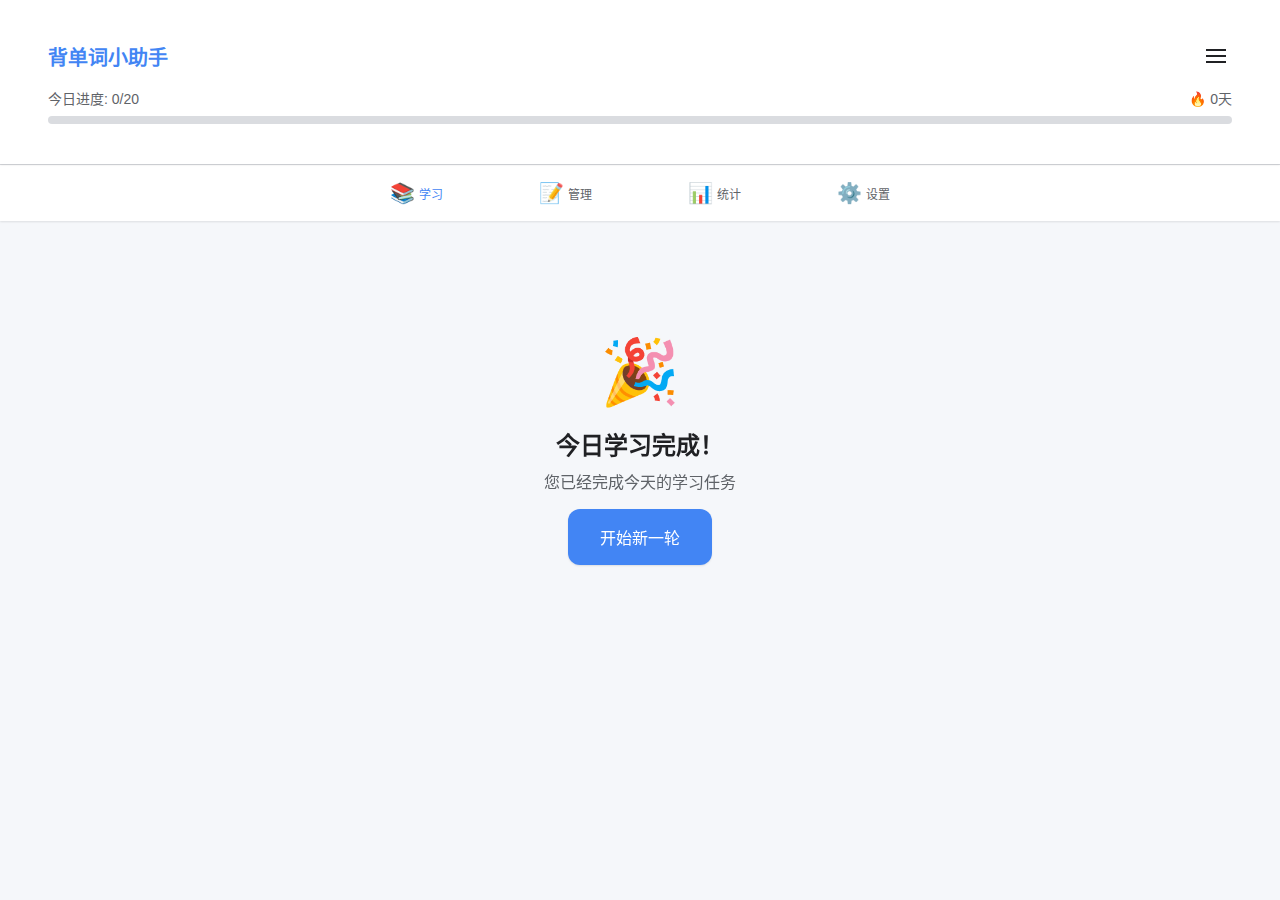
<file: index.html>
<!DOCTYPE html>
<html lang="zh-CN">
<head>
    <meta charset="UTF-8">
    <meta name="viewport" content="width=device-width, initial-scale=1.0, user-scalable=no, maximum-scale=1.0">
    <meta name="theme-color" content="#4285F4">
    <meta name="apple-mobile-web-app-capable" content="yes">
    <meta name="apple-mobile-web-app-status-bar-style" content="default">
    <meta name="apple-mobile-web-app-title" content="背单词">
    <title>背单词小助手</title>
    
    <!-- PWA Manifest -->
    <link rel="manifest" href="/manifest.json">
    
    <!-- Icons -->
    <link rel="icon" type="image/png" sizes="192x192" href="/assets/icons/icon-192x192.png">
    <link rel="apple-touch-icon" href="/assets/icons/icon-192x192.png">
    
    <!-- Styles -->
    <link rel="stylesheet" href="/css/style.css">
</head>
<body>
    <div id="app">
        <!-- Header -->
        <header class="app-header">
            <div class="header-content">
                <h1 class="app-title">背单词小助手</h1>
                <button id="menuBtn" class="menu-btn" aria-label="菜单">
                    <span></span>
                    <span></span>
                    <span></span>
                </button>
            </div>
            <div class="progress-bar">
                <div class="progress-info">
                    <span id="progressText">今日进度: 0/0</span>
                    <span id="streakText">🔥 0天</span>
                </div>
                <div class="progress-track">
                    <div id="progressFill" class="progress-fill"></div>
                </div>
            </div>
        </header>

        <!-- Navigation Menu -->
        <nav id="navMenu" class="nav-menu">
            <button class="nav-item active" data-page="learn">
                <span class="nav-icon">📚</span>
                <span class="nav-text">学习</span>
            </button>
            <button class="nav-item" data-page="manage">
                <span class="nav-icon">📝</span>
                <span class="nav-text">管理</span>
            </button>
            <button class="nav-item" data-page="stats">
                <span class="nav-icon">📊</span>
                <span class="nav-text">统计</span>
            </button>
            <button class="nav-item" data-page="settings">
                <span class="nav-icon">⚙️</span>
                <span class="nav-text">设置</span>
            </button>
        </nav>

        <!-- Main Content Area -->
        <main class="app-main">
            <!-- Learning Page -->
            <section id="learnPage" class="page active">
                <div class="card-container">
                    <div id="wordCard" class="word-card">
                        <div class="card-content">
                            <div id="cardFront" class="card-face card-front">
                                <p class="card-hint">点击查看答案</p>
                                <h2 id="wordEnglish" class="word-english">Welcome</h2>
                                <p class="card-number">
                                    <span id="currentIndex">1</span> / <span id="totalWords">1</span>
                                </p>
                            </div>
                            <div id="cardBack" class="card-face card-back">
                                <h3 id="wordChinese" class="word-chinese">欢迎</h3>
                                <p id="wordExample" class="word-example">Welcome to vocabulary learning app!</p>
                                <div class="word-info">
                                    <span id="reviewCount" class="review-badge">复习: 0次</span>
                                    <span id="accuracy" class="accuracy-badge">正确率: 0%</span>
                                </div>
                            </div>
                        </div>
                    </div>
                </div>
                
                <div class="action-buttons">
                    <button id="btnUnknown" class="btn btn-danger">
                        <span class="btn-icon">❌</span>
                        <span class="btn-text">不认识</span>
                    </button>
                    <button id="btnKnown" class="btn btn-success">
                        <span class="btn-icon">✅</span>
                        <span class="btn-text">认识</span>
                    </button>
                </div>

                <div id="emptyState" class="empty-state hidden">
                    <div class="empty-icon">🎉</div>
                    <h3>今日学习完成！</h3>
                    <p>您已经完成今天的学习任务</p>
                    <button class="btn btn-primary" onclick="location.reload()">开始新一轮</button>
                </div>
            </section>

            <!-- Management Page -->
            <section id="managePage" class="page hidden">
                <div class="manage-header">
                    <button id="addWordBtn" class="btn btn-primary">
                        <span class="btn-icon">➕</span>
                        <span class="btn-text">添加单词</span>
                    </button>
                    <div class="manage-actions">
                        <button id="syncBtn" class="btn btn-primary" title="智能同步">
                            <span class="btn-icon">🔄</span>
                            <span class="btn-text">同步</span>
                        </button>
                        <button id="uploadBtn" class="btn btn-secondary" title="上传到GitHub">
                            <span class="btn-icon">☁️</span>
                            <span class="btn-text">上传</span>
                        </button>
                        <button id="downloadBtn" class="btn btn-secondary" title="从GitHub下载">
                            <span class="btn-icon">📥</span>
                            <span class="btn-text">下载</span>
                        </button>
                        <button id="importBtn" class="btn btn-secondary">
                            <span class="btn-icon">📄</span>
                            <span class="btn-text">导入</span>
                        </button>
                        <button id="exportBtn" class="btn btn-secondary">
                            <span class="btn-icon">📤</span>
                            <span class="btn-text">导出</span>
                        </button>
                    </div>
                </div>
                
                <div class="search-bar">
                    <input type="text" id="searchInput" class="search-input" placeholder="搜索单词...">
                    <select id="unitFilter" class="unit-filter">
                        <option value="">所有单元</option>
                    </select>
                </div>
                
                <div id="wordList" class="word-list">
                    <!-- Words will be dynamically added here -->
                </div>
                
                <div id="emptyWordList" class="empty-state">
                    <div class="empty-icon">📚</div>
                    <h3>暂无单词</h3>
                    <p>点击上方"添加单词"按钮开始添加</p>
                </div>
            </section>

            <!-- Statistics Page -->
            <section id="statsPage" class="page hidden">
                <div class="stats-cards">
                    <div class="stat-card">
                        <div class="stat-value" id="totalWordsCount">0</div>
                        <div class="stat-label">总单词数</div>
                    </div>
                    <div class="stat-card">
                        <div class="stat-value" id="masteredCount">0</div>
                        <div class="stat-label">已掌握</div>
                    </div>
                    <div class="stat-card">
                        <div class="stat-value" id="learningCount">0</div>
                        <div class="stat-label">学习中</div>
                    </div>
                    <div class="stat-card">
                        <div class="stat-value" id="todayCount">0</div>
                        <div class="stat-label">今日学习</div>
                    </div>
                </div>
                
                <div class="chart-container">
                    <h3>学习趋势</h3>
                    <canvas id="learningChart"></canvas>
                </div>
                
                <div class="unit-stats-container">
                    <h3>单元学习情况</h3>
                    <div id="unitStats" class="unit-stats">
                        <!-- Unit stats will be dynamically added here -->
                    </div>
                </div>
                
                <div class="achievement-list">
                    <h3>成就徽章</h3>
                    <div class="achievements">
                        <div class="achievement locked">
                            <span class="achievement-icon">🏆</span>
                            <span class="achievement-name">初学者</span>
                        </div>
                        <div class="achievement locked">
                            <span class="achievement-icon">⭐</span>
                            <span class="achievement-name">坚持一周</span>
                        </div>
                        <div class="achievement locked">
                            <span class="achievement-icon">💎</span>
                            <span class="achievement-name">单词达人</span>
                        </div>
                    </div>
                </div>
            </section>

            <!-- Settings Page -->
            <section id="settingsPage" class="page hidden">
                <div class="settings-group">
                    <h3>学习设置</h3>
                    <div class="setting-item">
                        <label for="dailyGoal">每日学习目标</label>
                        <input type="number" id="dailyGoal" class="setting-input" min="5" max="100" value="20">
                    </div>
                    <div class="setting-item">
                        <label for="reviewInterval">复习间隔（天）</label>
                        <select id="reviewInterval" class="setting-select">
                            <option value="standard">标准 (1,2,4,7,15)</option>
                            <option value="fast">快速 (1,2,3,5,7)</option>
                            <option value="slow">缓慢 (1,3,7,14,30)</option>
                        </select>
                    </div>
                </div>
                
                <div class="settings-group">
                    <h3>界面设置</h3>
                    <div class="setting-item">
                        <label for="fontSize">字体大小</label>
                        <select id="fontSize" class="setting-select">
                            <option value="small">小</option>
                            <option value="medium" selected>中</option>
                            <option value="large">大</option>
                        </select>
                    </div>
                    <div class="setting-item">
                        <label for="soundEnabled">
                            <input type="checkbox" id="soundEnabled" checked>
                            <span>启用音效</span>
                        </label>
                    </div>
                    <div class="setting-item">
                        <label for="darkMode">
                            <input type="checkbox" id="darkMode">
                            <span>夜间模式</span>
                        </label>
                    </div>
                </div>
                
                <div class="settings-group">
                    <h3>GitHub同步设置</h3>
                    <p class="setting-description">配置GitHub同步，与家人共享学习数据</p>
                    <div class="setting-item">
                        <label for="githubToken">Personal Access Token</label>
                        <input type="password" id="githubToken" class="setting-input" placeholder="ghp_xxxxxxxxxxxx">
                        <small>需要repo权限。<a href="https://github.com/settings/tokens/new" target="_blank">创建Token</a></small>
                    </div>
                    <div class="setting-item">
                        <label for="githubOwner">GitHub用户名</label>
                        <input type="text" id="githubOwner" class="setting-input" placeholder="your-username">
                    </div>
                    <div class="setting-item">
                        <label for="githubRepo">仓库名称</label>
                        <input type="text" id="githubRepo" class="setting-input" placeholder="bdc">
                    </div>
                    <div class="setting-item">
                        <label for="githubBranch">分支名称</label>
                        <input type="text" id="githubBranch" class="setting-input" value="main" placeholder="main">
                    </div>
                    <div class="setting-actions">
                        <button id="testGithubBtn" class="btn btn-secondary">
                            <span class="btn-icon">🔌</span>
                            <span class="btn-text">测试连接</span>
                        </button>
                        <button id="saveGithubBtn" class="btn btn-primary">
                            <span class="btn-icon">💾</span>
                            <span class="btn-text">保存配置</span>
                        </button>
                    </div>
                    <div id="syncStatus" class="sync-status"></div>
                </div>
                
                <div class="settings-group">
                    <h3>数据管理</h3>
                    <button id="clearDataBtn" class="btn btn-danger">
                        <span class="btn-icon">🗑️</span>
                        <span class="btn-text">清除所有数据</span>
                    </button>
                </div>
                
                <div class="settings-group">
                    <h3>关于</h3>
                    <p class="about-text">背单词小助手 v1.0.0</p>
                    <p class="about-text">为孩子打造的英语学习应用</p>
                </div>
            </section>
        </main>

        <!-- Modals -->
        <!-- Add Word Modal -->
        <div id="addWordModal" class="modal hidden">
            <div class="modal-content">
                <div class="modal-header">
                    <h3>添加单词</h3>
                    <button class="modal-close" data-close-modal>&times;</button>
                </div>
                <div class="modal-body">
                    <form id="addWordForm">
                        <div class="form-group">
                            <label for="inputEnglish">英文单词 *</label>
                            <input type="text" id="inputEnglish" class="form-input" required autocomplete="off">
                        </div>
                        <div class="form-group">
                            <label for="inputChinese">中文解释 *</label>
                            <input type="text" id="inputChinese" class="form-input" required autocomplete="off">
                        </div>
                        <div class="form-group">
                            <label for="inputUnit">单元 (Unit)</label>
                            <input type="number" id="inputUnit" class="form-input" min="0" placeholder="例如: 1, 2, 3... (留空默认为未分组)" autocomplete="off">
                            <small class="form-hint">按单元组织单词，方便管理和复习。留空或填0表示未分组</small>
                        </div>
                        <div class="form-group">
                            <label for="inputExample">例句</label>
                            <textarea id="inputExample" class="form-input" rows="3" placeholder="可选：输入一个例句帮助记忆"></textarea>
                        </div>
                        <div class="form-actions">
                            <button type="button" class="btn btn-secondary" data-close-modal>取消</button>
                            <button type="submit" class="btn btn-primary">添加</button>
                        </div>
                    </form>
                </div>
            </div>
        </div>

        <!-- Edit Word Modal -->
        <div id="editWordModal" class="modal hidden">
            <div class="modal-content">
                <div class="modal-header">
                    <h3>编辑单词</h3>
                    <button class="modal-close" data-close-modal>&times;</button>
                </div>
                <div class="modal-body">
                    <form id="editWordForm">
                        <input type="hidden" id="editWordId">
                        <div class="form-group">
                            <label for="editEnglish">英文单词 *</label>
                            <input type="text" id="editEnglish" class="form-input" required autocomplete="off">
                        </div>
                        <div class="form-group">
                            <label for="editChinese">中文解释 *</label>
                            <input type="text" id="editChinese" class="form-input" required autocomplete="off">
                        </div>
                        <div class="form-group">
                            <label for="editUnit">单元 (Unit)</label>
                            <input type="number" id="editUnit" class="form-input" min="0" placeholder="例如: 1, 2, 3... (留空默认为未分组)" autocomplete="off">
                            <small class="form-hint">按单元组织单词，方便管理和复习。留空或填0表示未分组</small>
                        </div>
                        <div class="form-group">
                            <label for="editExample">例句</label>
                            <textarea id="editExample" class="form-input" rows="3"></textarea>
                        </div>
                        <div class="form-actions">
                            <button type="button" class="btn btn-danger" id="deleteWordBtn">删除</button>
                            <button type="button" class="btn btn-secondary" data-close-modal>取消</button>
                            <button type="submit" class="btn btn-primary">保存</button>
                        </div>
                    </form>
                </div>
            </div>
        </div>

        <!-- Import/Export Modal -->
        <div id="importExportModal" class="modal hidden">
            <div class="modal-content">
                <div class="modal-header">
                    <h3 id="importExportTitle">导入/导出数据</h3>
                    <button class="modal-close" data-close-modal>&times;</button>
                </div>
                <div class="modal-body">
                    <div id="importSection" class="hidden">
                        <p>请粘贴JSON格式的单词数据：</p>
                        <textarea id="importData" class="form-input" rows="10" placeholder='[{"english": "apple", "chinese": "苹果", "example": "I like apples.", "unit": 1}]'></textarea>
                        <small class="import-hint">
                            💡 提示：可以包含 "unit" 字段指定单元（数字），不指定则默认为未分组（unit 0）
                        </small>
                        <div class="form-actions">
                            <button type="button" class="btn btn-secondary" data-close-modal>取消</button>
                            <button type="button" class="btn btn-primary" id="confirmImportBtn">导入</button>
                        </div>
                    </div>
                    <div id="exportSection" class="hidden">
                        <p>复制下面的JSON数据进行备份：</p>
                        <textarea id="exportData" class="form-input" rows="10" readonly></textarea>
                        <div class="form-actions">
                            <button type="button" class="btn btn-primary" id="copyExportBtn">复制到剪贴板</button>
                            <button type="button" class="btn btn-secondary" data-close-modal>关闭</button>
                        </div>
                    </div>
                </div>
            </div>
        </div>

        <!-- Toast Notification -->
        <div id="toast" class="toast hidden">
            <span id="toastMessage"></span>
        </div>
    </div>

    <!-- Hidden file input for import -->
    <input type="file" id="fileInput" accept=".json" style="display: none;">

    <!-- Scripts -->
    <script src="/js/db.js"></script>
    <script src="/js/memoryAlgorithm.js"></script>
    <script src="/js/wordManager.js"></script>
    <script src="/js/sync.js"></script>
    <script src="/js/app.js"></script>
    
    <!-- Register Service Worker -->
    <script>
        if ('serviceWorker' in navigator) {
            window.addEventListener('load', () => {
                navigator.serviceWorker.register('/service-worker.js')
                    .then(registration => console.log('ServiceWorker registered'))
                    .catch(err => console.log('ServiceWorker registration failed:', err));
            });
        }
    </script>
</body>
</html>
</file>
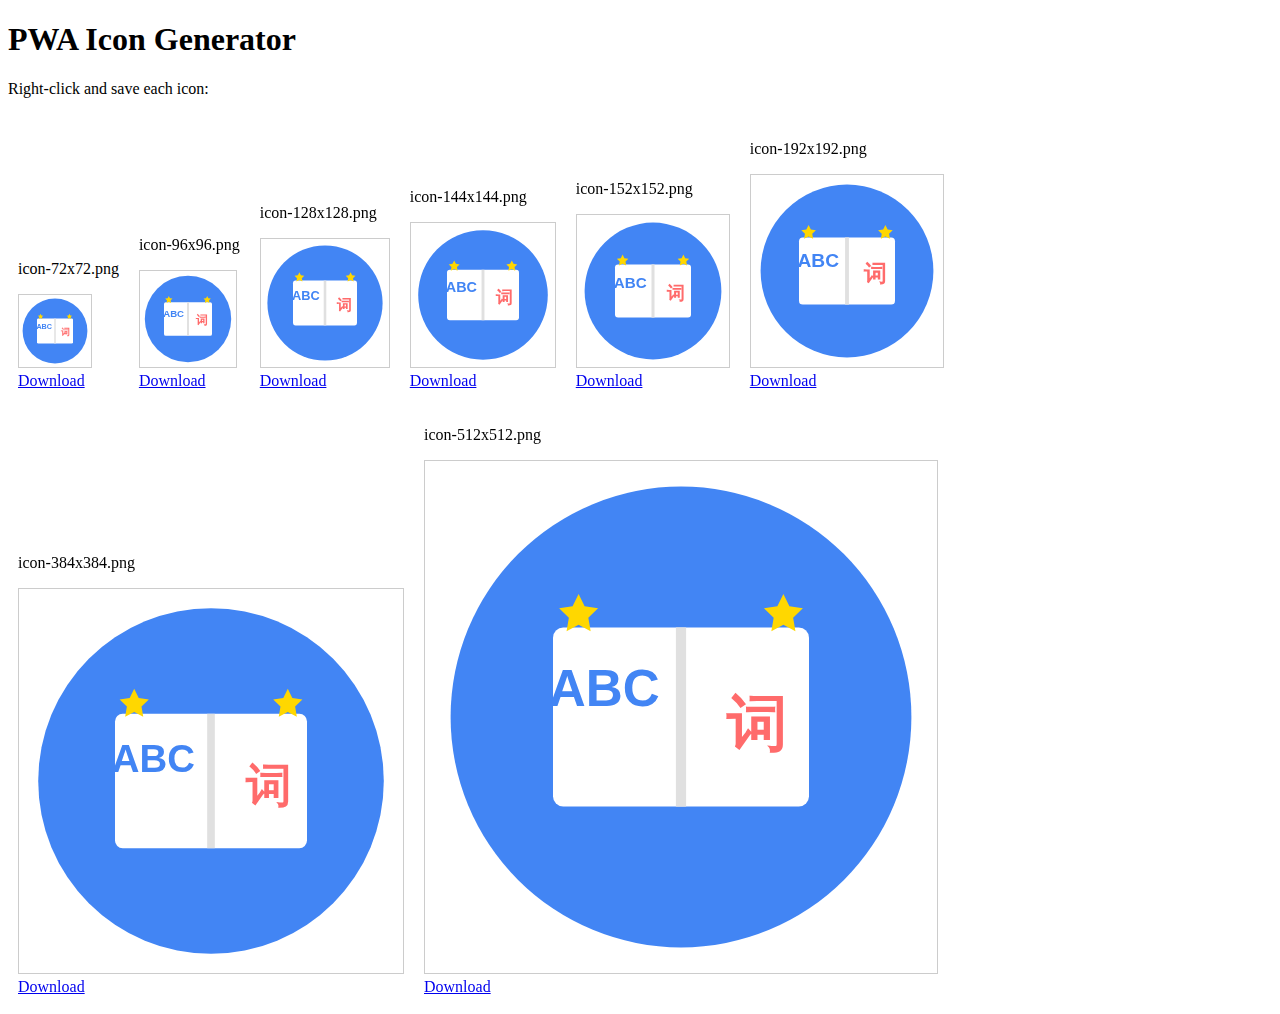
<file: assets/icons/generate-icons.html>
<!DOCTYPE html>
<html lang="zh">
<head>
    <meta charset="UTF-8">
    <title>Generate PWA Icons</title>
</head>
<body>
    <h1>PWA Icon Generator</h1>
    <p>Right-click and save each icon:</p>
    <div id="icons"></div>
    
    <script>
        const sizes = [72, 96, 128, 144, 152, 192, 384, 512];
        const container = document.getElementById('icons');
        
        sizes.forEach(size => {
            const canvas = document.createElement('canvas');
            canvas.width = size;
            canvas.height = size;
            const ctx = canvas.getContext('2d');
            
            // Background circle
            ctx.fillStyle = '#4285F4';
            ctx.beginPath();
            ctx.arc(size/2, size/2, size/2 - size*0.05, 0, Math.PI * 2);
            ctx.fill();
            
            // White book background
            ctx.fillStyle = 'white';
            const bookWidth = size * 0.5;
            const bookHeight = size * 0.35;
            const bookX = (size - bookWidth) / 2;
            const bookY = (size - bookHeight) / 2;
            
            // Rounded rectangle for book
            ctx.beginPath();
            ctx.roundRect(bookX, bookY, bookWidth, bookHeight, size * 0.02);
            ctx.fill();
            
            // Book spine
            ctx.fillStyle = '#e0e0e0';
            ctx.fillRect(size/2 - size*0.01, bookY, size*0.02, bookHeight);
            
            // ABC text
            ctx.fillStyle = '#4285F4';
            ctx.font = `bold ${size * 0.1}px Arial`;
            ctx.textAlign = 'center';
            ctx.textBaseline = 'middle';
            ctx.fillText('ABC', size * 0.35, size * 0.45);
            
            // Chinese character
            ctx.fillStyle = '#FF6B6B';
            ctx.font = `bold ${size * 0.12}px Arial`;
            ctx.fillText('词', size * 0.65, size * 0.52);
            
            // Stars
            ctx.fillStyle = '#FFD700';
            drawStar(ctx, size * 0.3, size * 0.3, size * 0.04, 5);
            drawStar(ctx, size * 0.7, size * 0.3, size * 0.04, 5);
            
            // Add to page
            const div = document.createElement('div');
            div.style.margin = '10px';
            div.style.display = 'inline-block';
            
            const label = document.createElement('p');
            label.textContent = `icon-${size}x${size}.png`;
            
            canvas.style.border = '1px solid #ccc';
            
            div.appendChild(label);
            div.appendChild(canvas);
            container.appendChild(div);
            
            // Convert to PNG and create download link
            canvas.toBlob(blob => {
                const url = URL.createObjectURL(blob);
                const a = document.createElement('a');
                a.href = url;
                a.download = `icon-${size}x${size}.png`;
                a.textContent = 'Download';
                a.style.display = 'block';
                div.appendChild(a);
            });
        });
        
        function drawStar(ctx, cx, cy, radius, points) {
            const angleStep = Math.PI / points;
            ctx.beginPath();
            for (let i = 0; i <= points * 2; i++) {
                const angle = i * angleStep - Math.PI / 2;
                const r = i % 2 === 0 ? radius : radius * 0.5;
                const x = cx + Math.cos(angle) * r;
                const y = cy + Math.sin(angle) * r;
                if (i === 0) {
                    ctx.moveTo(x, y);
                } else {
                    ctx.lineTo(x, y);
                }
            }
            ctx.closePath();
            ctx.fill();
        }
    </script>
</body>
</html>
</file>
<file: css/style.css>
/* Root Variables */
:root {
    --primary-color: #4285F4;
    --success-color: #34A853;
    --danger-color: #EA4335;
    --warning-color: #FBBC04;
    --background: #F5F7FA;
    --surface: #FFFFFF;
    --text-primary: #202124;
    --text-secondary: #5F6368;
    --border-color: #DADCE0;
    --shadow-sm: 0 1px 2px rgba(0,0,0,0.1);
    --shadow-md: 0 4px 6px rgba(0,0,0,0.1);
    --shadow-lg: 0 10px 20px rgba(0,0,0,0.1);
    --border-radius: 12px;
    --transition: all 0.3s cubic-bezier(0.4, 0, 0.2, 1);
}

/* Dark Mode Variables */
[data-theme="dark"] {
    --background: #1F2937;
    --surface: #374151;
    --text-primary: #F9FAFB;
    --text-secondary: #D1D5DB;
    --border-color: #4B5563;
}

/* Reset & Base Styles */
* {
    margin: 0;
    padding: 0;
    box-sizing: border-box;
}

html {
    font-size: 16px;
    -webkit-font-smoothing: antialiased;
    -moz-osx-font-smoothing: grayscale;
}

body {
    font-family: -apple-system, BlinkMacSystemFont, "Segoe UI", Roboto, "Helvetica Neue", Arial, sans-serif;
    background-color: var(--background);
    color: var(--text-primary);
    min-height: 100vh;
    overflow-x: hidden;
}

/* App Container */
#app {
    display: flex;
    flex-direction: column;
    min-height: 100vh;
    position: relative;
}

/* Header Styles */
.app-header {
    background: var(--surface);
    box-shadow: var(--shadow-sm);
    position: sticky;
    top: 0;
    z-index: 100;
}

.header-content {
    display: flex;
    justify-content: space-between;
    align-items: center;
    padding: 1rem;
}

.app-title {
    font-size: 1.25rem;
    font-weight: 600;
    color: var(--primary-color);
}

.menu-btn {
    width: 32px;
    height: 32px;
    border: none;
    background: transparent;
    cursor: pointer;
    display: flex;
    flex-direction: column;
    justify-content: center;
    align-items: center;
    gap: 4px;
    padding: 0;
}

.menu-btn span {
    width: 20px;
    height: 2px;
    background: var(--text-primary);
    transition: var(--transition);
}

.menu-btn.active span:nth-child(1) {
    transform: rotate(45deg) translate(5px, 5px);
}

.menu-btn.active span:nth-child(2) {
    opacity: 0;
}

.menu-btn.active span:nth-child(3) {
    transform: rotate(-45deg) translate(5px, -5px);
}

/* Progress Bar */
.progress-bar {
    padding: 0 1rem 1rem;
}

.progress-info {
    display: flex;
    justify-content: space-between;
    margin-bottom: 0.5rem;
    font-size: 0.875rem;
    color: var(--text-secondary);
}

.progress-track {
    height: 8px;
    background: var(--border-color);
    border-radius: 4px;
    overflow: hidden;
}

.progress-fill {
    height: 100%;
    background: linear-gradient(90deg, var(--primary-color), var(--success-color));
    border-radius: 4px;
    transition: width 0.5s ease;
    width: 0%;
}

/* Navigation Menu */
.nav-menu {
    display: flex;
    background: var(--surface);
    box-shadow: var(--shadow-sm);
    border-top: 1px solid var(--border-color);
    position: fixed;
    bottom: 0;
    left: 0;
    right: 0;
    z-index: 90;
}

.nav-item {
    flex: 1;
    padding: 0.75rem;
    border: none;
    background: transparent;
    cursor: pointer;
    display: flex;
    flex-direction: column;
    align-items: center;
    gap: 0.25rem;
    color: var(--text-secondary);
    transition: var(--transition);
}

.nav-item.active {
    color: var(--primary-color);
}

.nav-icon {
    font-size: 1.25rem;
}

.nav-text {
    font-size: 0.75rem;
}

/* Main Content */
.app-main {
    flex: 1;
    padding: 1rem;
    padding-bottom: 5rem; /* Space for bottom nav */
}

/* Page Sections */
.page {
    display: none;
    animation: fadeIn 0.3s ease;
}

.page.active {
    display: block;
}

@keyframes fadeIn {
    from { opacity: 0; transform: translateY(10px); }
    to { opacity: 1; transform: translateY(0); }
}

/* Word Card Styles */
.card-container {
    display: flex;
    justify-content: center;
    align-items: center;
    min-height: 400px;
    margin: 2rem 0;
}

.word-card {
    width: 100%;
    max-width: 400px;
    perspective: 1000px;
}

.card-content {
    position: relative;
    width: 100%;
    height: 350px;
    transform-style: preserve-3d;
    transition: transform 0.6s;
}

.word-card.flipped .card-content {
    transform: rotateY(180deg);
}

.card-face {
    position: absolute;
    width: 100%;
    height: 100%;
    background: var(--surface);
    border-radius: var(--border-radius);
    box-shadow: var(--shadow-lg);
    backface-visibility: hidden;
    display: flex;
    flex-direction: column;
    justify-content: center;
    align-items: center;
    padding: 2rem;
    cursor: pointer;
}

.card-back {
    transform: rotateY(180deg);
}

.card-hint {
    position: absolute;
    top: 1rem;
    font-size: 0.875rem;
    color: var(--text-secondary);
}

.word-english {
    font-size: 2.5rem;
    font-weight: 700;
    color: var(--primary-color);
    text-align: center;
    margin: 1rem 0;
    word-break: break-word;
}

.card-number {
    position: absolute;
    bottom: 1rem;
    font-size: 0.875rem;
    color: var(--text-secondary);
}

.card-unit {
    position: absolute;
    top: 1rem;
    right: 1rem;
    padding: 0.25rem 0.75rem;
    background: var(--primary-color);
    color: white;
    border-radius: 1rem;
    font-size: 0.875rem;
    font-weight: 500;
}

.word-chinese {
    font-size: 2rem;
    font-weight: 600;
    color: var(--text-primary);
    margin-bottom: 1rem;
}

.word-example {
    font-size: 1rem;
    color: var(--text-secondary);
    text-align: center;
    line-height: 1.5;
    margin-bottom: 1rem;
}

.word-info {
    display: flex;
    gap: 1rem;
}

.review-badge, .accuracy-badge {
    padding: 0.25rem 0.75rem;
    background: var(--background);
    border-radius: 1rem;
    font-size: 0.875rem;
    color: var(--text-secondary);
}

/* Action Buttons */
.action-buttons {
    display: flex;
    gap: 1rem;
    justify-content: center;
    margin-top: 2rem;
}

/* Button Styles */
.btn {
    display: inline-flex;
    align-items: center;
    justify-content: center;
    gap: 0.5rem;
    padding: 1rem 2rem;
    border: none;
    border-radius: var(--border-radius);
    font-size: 1rem;
    font-weight: 500;
    cursor: pointer;
    transition: var(--transition);
    box-shadow: var(--shadow-sm);
}

.btn:active {
    transform: scale(0.95);
}

.btn-primary {
    background: var(--primary-color);
    color: white;
}

.btn-primary:hover {
    background: #3B78E7;
}

.btn-success {
    background: var(--success-color);
    color: white;
}

.btn-success:hover {
    background: #2E974B;
}

.btn-danger {
    background: var(--danger-color);
    color: white;
}

.btn-danger:hover {
    background: #D33B2C;
}

.btn-secondary {
    background: var(--background);
    color: var(--text-primary);
}

.btn-secondary:hover {
    background: var(--border-color);
}

.btn-icon {
    font-size: 1.25rem;
}

/* Empty State */
.empty-state {
    position: fixed;
    top: 50%;
    left: 50%;
    transform: translate(-50%, -50%);
    text-align: center;
    padding: 2rem;
    width: 90%;
    max-width: 400px;
    z-index: 10;
}

.empty-state.hidden {
    display: none;
}

.empty-icon {
    font-size: 4rem;
    margin-bottom: 1rem;
}

.empty-state h3 {
    font-size: 1.5rem;
    margin-bottom: 0.5rem;
    color: var(--text-primary);
}

.empty-state p {
    color: var(--text-secondary);
    margin-bottom: 1rem;
}

/* Management Page */
.manage-header {
    display: flex;
    justify-content: space-between;
    align-items: center;
    margin-bottom: 1rem;
    flex-wrap: wrap;
    gap: 0.5rem;
}

.manage-actions {
    display: flex;
    gap: 0.5rem;
}

.search-bar {
    margin-bottom: 1rem;
    display: flex;
    gap: 0.5rem;
}

.search-input {
    flex: 1;
    padding: 0.75rem;
    border: 1px solid var(--border-color);
    border-radius: var(--border-radius);
    font-size: 1rem;
    background: var(--surface);
    color: var(--text-primary);
}

.search-input:focus {
    outline: none;
    border-color: var(--primary-color);
    box-shadow: 0 0 0 3px rgba(66, 133, 244, 0.1);
}

.unit-filter {
    min-width: 150px;
    padding: 0.75rem;
    border: 1px solid var(--border-color);
    border-radius: var(--border-radius);
    font-size: 1rem;
    background: var(--surface);
    color: var(--text-primary);
    cursor: pointer;
}

.unit-filter:focus {
    outline: none;
    border-color: var(--primary-color);
    box-shadow: 0 0 0 3px rgba(66, 133, 244, 0.1);
}

/* Word List */
.word-list {
    display: flex;
    flex-direction: column;
    gap: 0.5rem;
}

.word-item {
    background: var(--surface);
    border: 1px solid var(--border-color);
    border-radius: var(--border-radius);
    padding: 1rem;
    display: flex;
    justify-content: space-between;
    align-items: center;
    cursor: pointer;
    transition: var(--transition);
}

.word-item:hover {
    box-shadow: var(--shadow-md);
    transform: translateY(-2px);
}

.word-item-content {
    flex: 1;
}

.word-item-english {
    font-weight: 600;
    color: var(--primary-color);
    margin-bottom: 0.25rem;
}

.word-item-chinese {
    font-size: 0.875rem;
    color: var(--text-secondary);
}

.word-item-meta {
    display: flex;
    flex-direction: column;
    align-items: flex-end;
    gap: 0.25rem;
    font-size: 0.75rem;
    color: var(--text-secondary);
}

.word-item-unit {
    display: inline-block;
    padding: 0.25rem 0.5rem;
    background: var(--primary-color);
    color: white;
    border-radius: 0.25rem;
    font-size: 0.75rem;
    font-weight: 500;
}

/* Statistics Page */
.stats-cards {
    display: grid;
    grid-template-columns: repeat(2, 1fr);
    gap: 1rem;
    margin-bottom: 2rem;
}

.stat-card {
    background: var(--surface);
    padding: 1.5rem;
    border-radius: var(--border-radius);
    text-align: center;
    box-shadow: var(--shadow-sm);
}

.stat-value {
    font-size: 2rem;
    font-weight: 700;
    color: var(--primary-color);
    margin-bottom: 0.5rem;
}

.stat-label {
    font-size: 0.875rem;
    color: var(--text-secondary);
}

.chart-container {
    background: var(--surface);
    padding: 1.5rem;
    border-radius: var(--border-radius);
    box-shadow: var(--shadow-sm);
    margin-bottom: 2rem;
}

.chart-container h3 {
    margin-bottom: 1rem;
    color: var(--text-primary);
}

#learningChart {
    width: 100%;
    height: 200px;
}

/* Unit Statistics */
.unit-stats-container {
    background: var(--surface);
    padding: 1.5rem;
    border-radius: var(--border-radius);
    box-shadow: var(--shadow-sm);
    margin-bottom: 2rem;
}

.unit-stats-container h3 {
    margin-bottom: 1rem;
    color: var(--text-primary);
}

.unit-stats {
    display: grid;
    grid-template-columns: repeat(auto-fill, minmax(200px, 1fr));
    gap: 1rem;
}

.unit-stat-card {
    background: var(--background);
    padding: 1rem;
    border-radius: var(--border-radius);
    border: 2px solid var(--border-color);
    transition: var(--transition);
}

.unit-stat-card:hover {
    border-color: var(--primary-color);
    box-shadow: var(--shadow-sm);
}

.unit-stat-header {
    display: flex;
    align-items: center;
    justify-content: space-between;
    margin-bottom: 0.75rem;
}

.unit-stat-title {
    font-size: 1.25rem;
    font-weight: 600;
    color: var(--primary-color);
}

.unit-stat-count {
    font-size: 0.875rem;
    color: var(--text-secondary);
}

.unit-stat-progress {
    height: 8px;
    background: var(--border-color);
    border-radius: 4px;
    overflow: hidden;
    margin-bottom: 0.5rem;
}

.unit-stat-progress-bar {
    height: 100%;
    background: var(--success-color);
    transition: width 0.3s ease;
}

.unit-stat-info {
    display: flex;
    justify-content: space-between;
    font-size: 0.75rem;
    color: var(--text-secondary);
}

/* Achievements */
.achievement-list {
    background: var(--surface);
    padding: 1.5rem;
    border-radius: var(--border-radius);
    box-shadow: var(--shadow-sm);
}

.achievement-list h3 {
    margin-bottom: 1rem;
    color: var(--text-primary);
}

.achievements {
    display: grid;
    grid-template-columns: repeat(3, 1fr);
    gap: 1rem;
}

.achievement {
    display: flex;
    flex-direction: column;
    align-items: center;
    padding: 1rem;
    border: 2px solid var(--border-color);
    border-radius: var(--border-radius);
    transition: var(--transition);
}

.achievement.unlocked {
    border-color: var(--warning-color);
    background: linear-gradient(135deg, rgba(251, 188, 4, 0.1), rgba(251, 188, 4, 0.05));
}

.achievement-icon {
    font-size: 2rem;
    margin-bottom: 0.5rem;
}

.achievement.locked .achievement-icon {
    filter: grayscale(1);
    opacity: 0.5;
}

.achievement-name {
    font-size: 0.75rem;
    text-align: center;
    color: var(--text-secondary);
}

/* Settings Page */
.settings-group {
    background: var(--surface);
    padding: 1.5rem;
    border-radius: var(--border-radius);
    box-shadow: var(--shadow-sm);
    margin-bottom: 1rem;
}

.settings-group h3 {
    margin-bottom: 1rem;
    color: var(--text-primary);
}

.setting-item {
    margin-bottom: 1rem;
}

.setting-item:last-child {
    margin-bottom: 0;
}

.setting-item label {
    display: flex;
    align-items: center;
    justify-content: space-between;
    color: var(--text-primary);
}

.setting-input, .setting-select {
    width: 100px;
    padding: 0.5rem;
    border: 1px solid var(--border-color);
    border-radius: 0.5rem;
    background: var(--background);
    color: var(--text-primary);
}

.setting-item input[type="checkbox"] {
    width: 20px;
    height: 20px;
    margin-right: 0.5rem;
}

.about-text {
    color: var(--text-secondary);
    margin-bottom: 0.5rem;
}

/* Modal Styles */
.modal {
    position: fixed;
    top: 0;
    left: 0;
    right: 0;
    bottom: 0;
    background: rgba(0, 0, 0, 0.5);
    display: flex;
    justify-content: center;
    align-items: center;
    z-index: 1000;
    padding: 1rem;
}

.modal.hidden {
    display: none;
}

.modal-content {
    background: var(--surface);
    border-radius: var(--border-radius);
    max-width: 500px;
    width: 100%;
    max-height: 90vh;
    overflow: auto;
    box-shadow: var(--shadow-lg);
    animation: slideUp 0.3s ease;
}

@keyframes slideUp {
    from { transform: translateY(100px); opacity: 0; }
    to { transform: translateY(0); opacity: 1; }
}

.modal-header {
    display: flex;
    justify-content: space-between;
    align-items: center;
    padding: 1.5rem;
    border-bottom: 1px solid var(--border-color);
}

.modal-header h3 {
    color: var(--text-primary);
}

.modal-close {
    background: none;
    border: none;
    font-size: 1.5rem;
    color: var(--text-secondary);
    cursor: pointer;
    width: 32px;
    height: 32px;
    display: flex;
    align-items: center;
    justify-content: center;
    border-radius: 50%;
    transition: var(--transition);
}

.modal-close:hover {
    background: var(--background);
}

.modal-body {
    padding: 1.5rem;
}

/* Form Styles */
.form-group {
    margin-bottom: 1rem;
}

.form-group label {
    display: block;
    margin-bottom: 0.5rem;
    color: var(--text-primary);
    font-weight: 500;
}

.form-input {
    width: 100%;
    padding: 0.75rem;
    border: 1px solid var(--border-color);
    border-radius: 0.5rem;
    font-size: 1rem;
    background: var(--background);
    color: var(--text-primary);
    resize: vertical;
}

.form-input:focus {
    outline: none;
    border-color: var(--primary-color);
    box-shadow: 0 0 0 3px rgba(66, 133, 244, 0.1);
}

.form-hint {
    display: block;
    margin-top: 0.25rem;
    font-size: 0.85rem;
    color: var(--text-secondary);
}

.import-hint {
    display: block;
    margin-top: 0.5rem;
    margin-bottom: 0.5rem;
    padding: 0.75rem;
    background: var(--background);
    border-left: 3px solid var(--primary-color);
    border-radius: 0.25rem;
    font-size: 0.85rem;
    color: var(--text-secondary);
    line-height: 1.5;
}

.form-actions {
    display: flex;
    gap: 0.5rem;
    justify-content: flex-end;
    margin-top: 1.5rem;
}

/* Toast Notification */
.toast {
    position: fixed;
    bottom: 80px;
    left: 50%;
    transform: translateX(-50%);
    background: var(--text-primary);
    color: var(--surface);
    padding: 1rem 1.5rem;
    border-radius: var(--border-radius);
    box-shadow: var(--shadow-lg);
    z-index: 2000;
    animation: slideUpToast 0.3s ease;
}

.toast.hidden {
    display: none;
}

@keyframes slideUpToast {
    from { transform: translateX(-50%) translateY(100px); opacity: 0; }
    to { transform: translateX(-50%) translateY(0); opacity: 1; }
}

/* Responsive Design */
@media (min-width: 768px) {
    .app-header {
        padding: 1.5rem 2rem;
    }
    
    .app-main {
        padding: 2rem;
        max-width: 1200px;
        margin: 0 auto;
    }
    
    .stats-cards {
        grid-template-columns: repeat(4, 1fr);
    }
    
    .word-card {
        max-width: 500px;
    }
    
    .card-content {
        height: 400px;
    }
    
    .nav-menu {
        position: static;
        justify-content: center;
        gap: 2rem;
    }
    
    .nav-item {
        flex: initial;
        padding: 1rem 2rem;
        flex-direction: row;
    }
    
    .app-main {
        padding-bottom: 2rem;
    }
}

/* Utility Classes */
.hidden {
    display: none !important;
}

.text-center {
    text-align: center;
}

.mt-1 { margin-top: 0.5rem; }
.mt-2 { margin-top: 1rem; }
.mt-3 { margin-top: 1.5rem; }
.mb-1 { margin-bottom: 0.5rem; }
.mb-2 { margin-bottom: 1rem; }
.mb-3 { margin-bottom: 1.5rem; }

/* GitHub Sync Styles */
.setting-description {
    color: var(--text-secondary);
    font-size: 0.9rem;
    margin-bottom: 1rem;
    line-height: 1.5;
}

.setting-item small {
    display: block;
    margin-top: 0.5rem;
    color: var(--text-secondary);
    font-size: 0.85rem;
}

.setting-item small a {
    color: var(--primary-color);
    text-decoration: none;
}

.setting-item small a:hover {
    text-decoration: underline;
}

.setting-actions {
    display: flex;
    gap: 0.75rem;
    margin-top: 1rem;
    flex-wrap: wrap;
}

.setting-actions .btn {
    flex: 1;
    min-width: 120px;
}

.sync-status {
    margin-top: 1rem;
    padding: 1rem;
    border-radius: var(--border-radius);
    background: var(--background);
}

.sync-status p {
    margin: 0.5rem 0;
    font-size: 0.9rem;
}

.status-success {
    color: var(--success-color);
    font-weight: 500;
}

.status-warning {
    color: var(--warning-color);
    font-weight: 500;
}

.status-info {
    color: var(--text-secondary);
}

.manage-actions {
    display: flex;
    gap: 0.5rem;
    flex-wrap: wrap;
}

.manage-actions .btn {
    flex: 0 1 auto;
    font-size: 0.9rem;
    padding: 0.6rem 1rem;
}

@media (max-width: 768px) {
    .manage-header {
        flex-direction: column;
        gap: 1rem;
    }
    
    .manage-actions {
        width: 100%;
        justify-content: flex-start;
    }
    
    .manage-actions .btn {
        flex: 1 1 calc(50% - 0.25rem);
        min-width: 0;
    }
    
    .setting-actions .btn {
        flex: 1 1 100%;
    }
}
</file>
